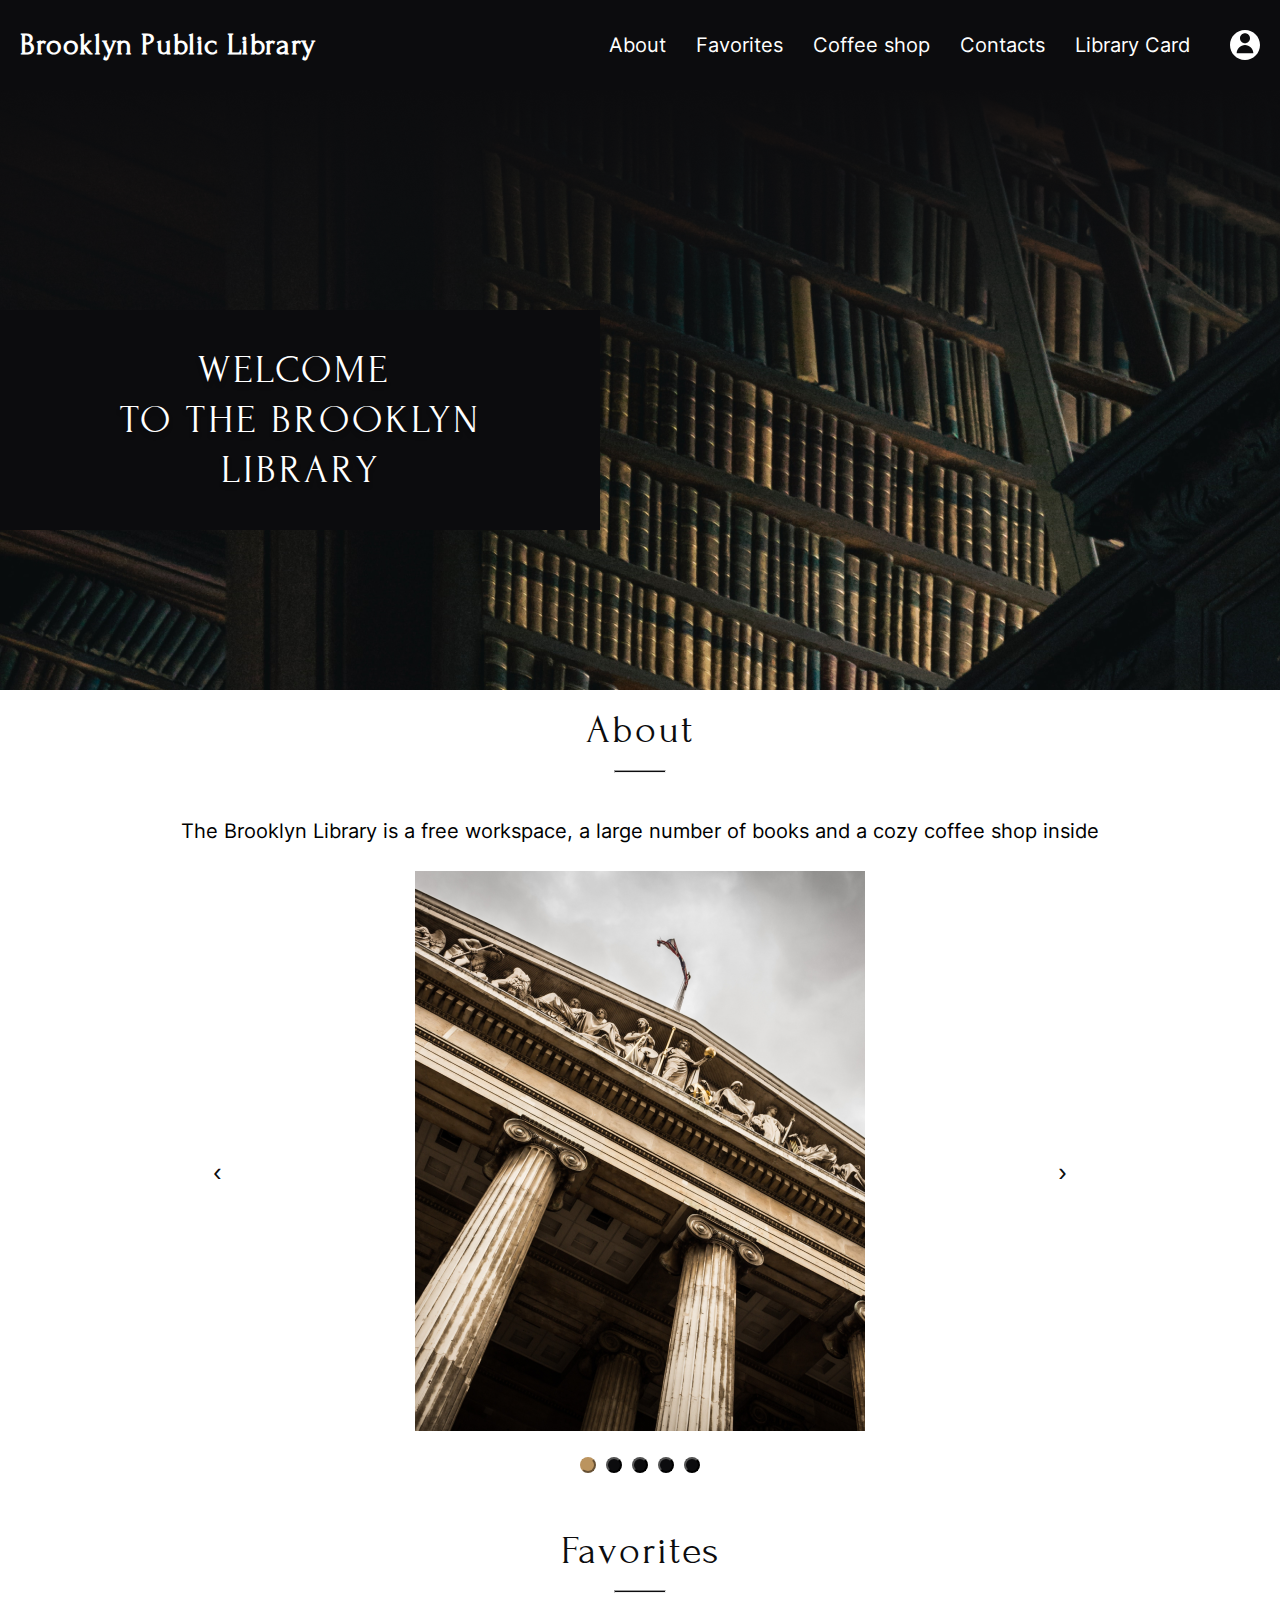
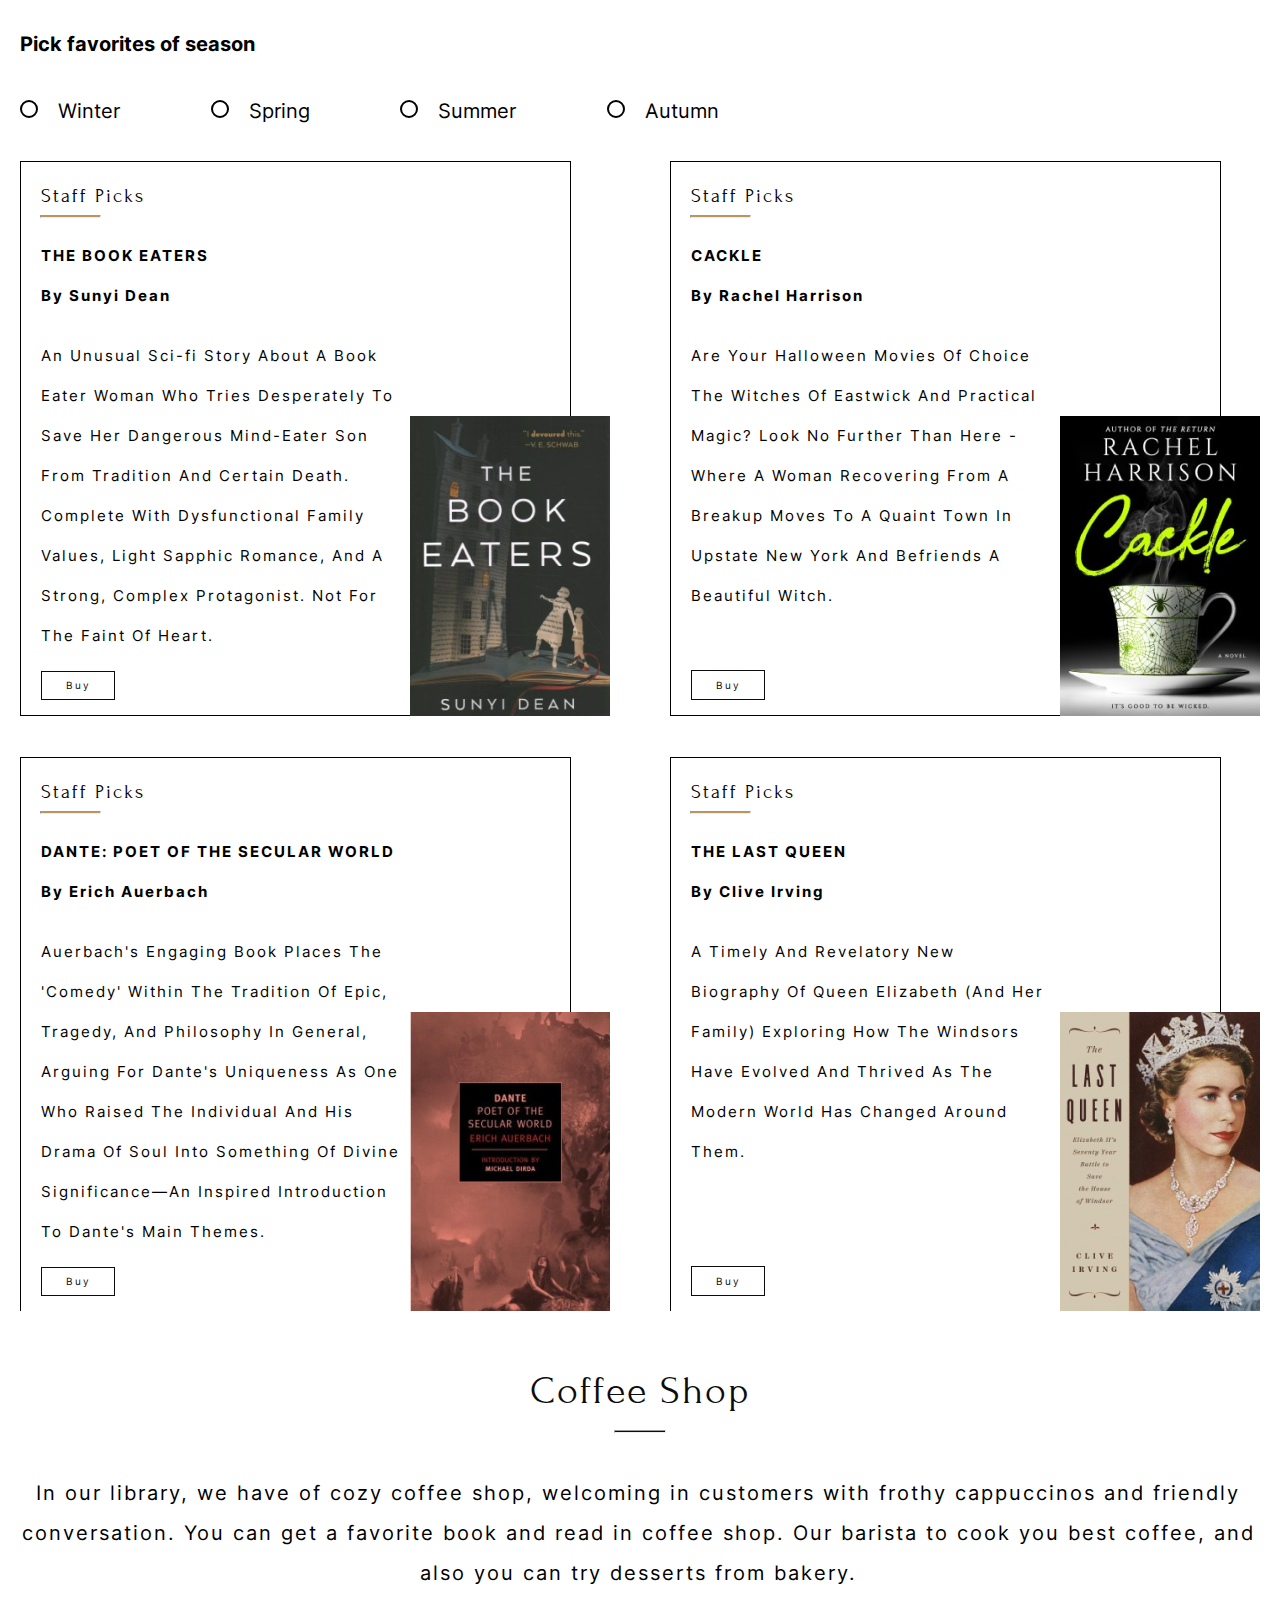
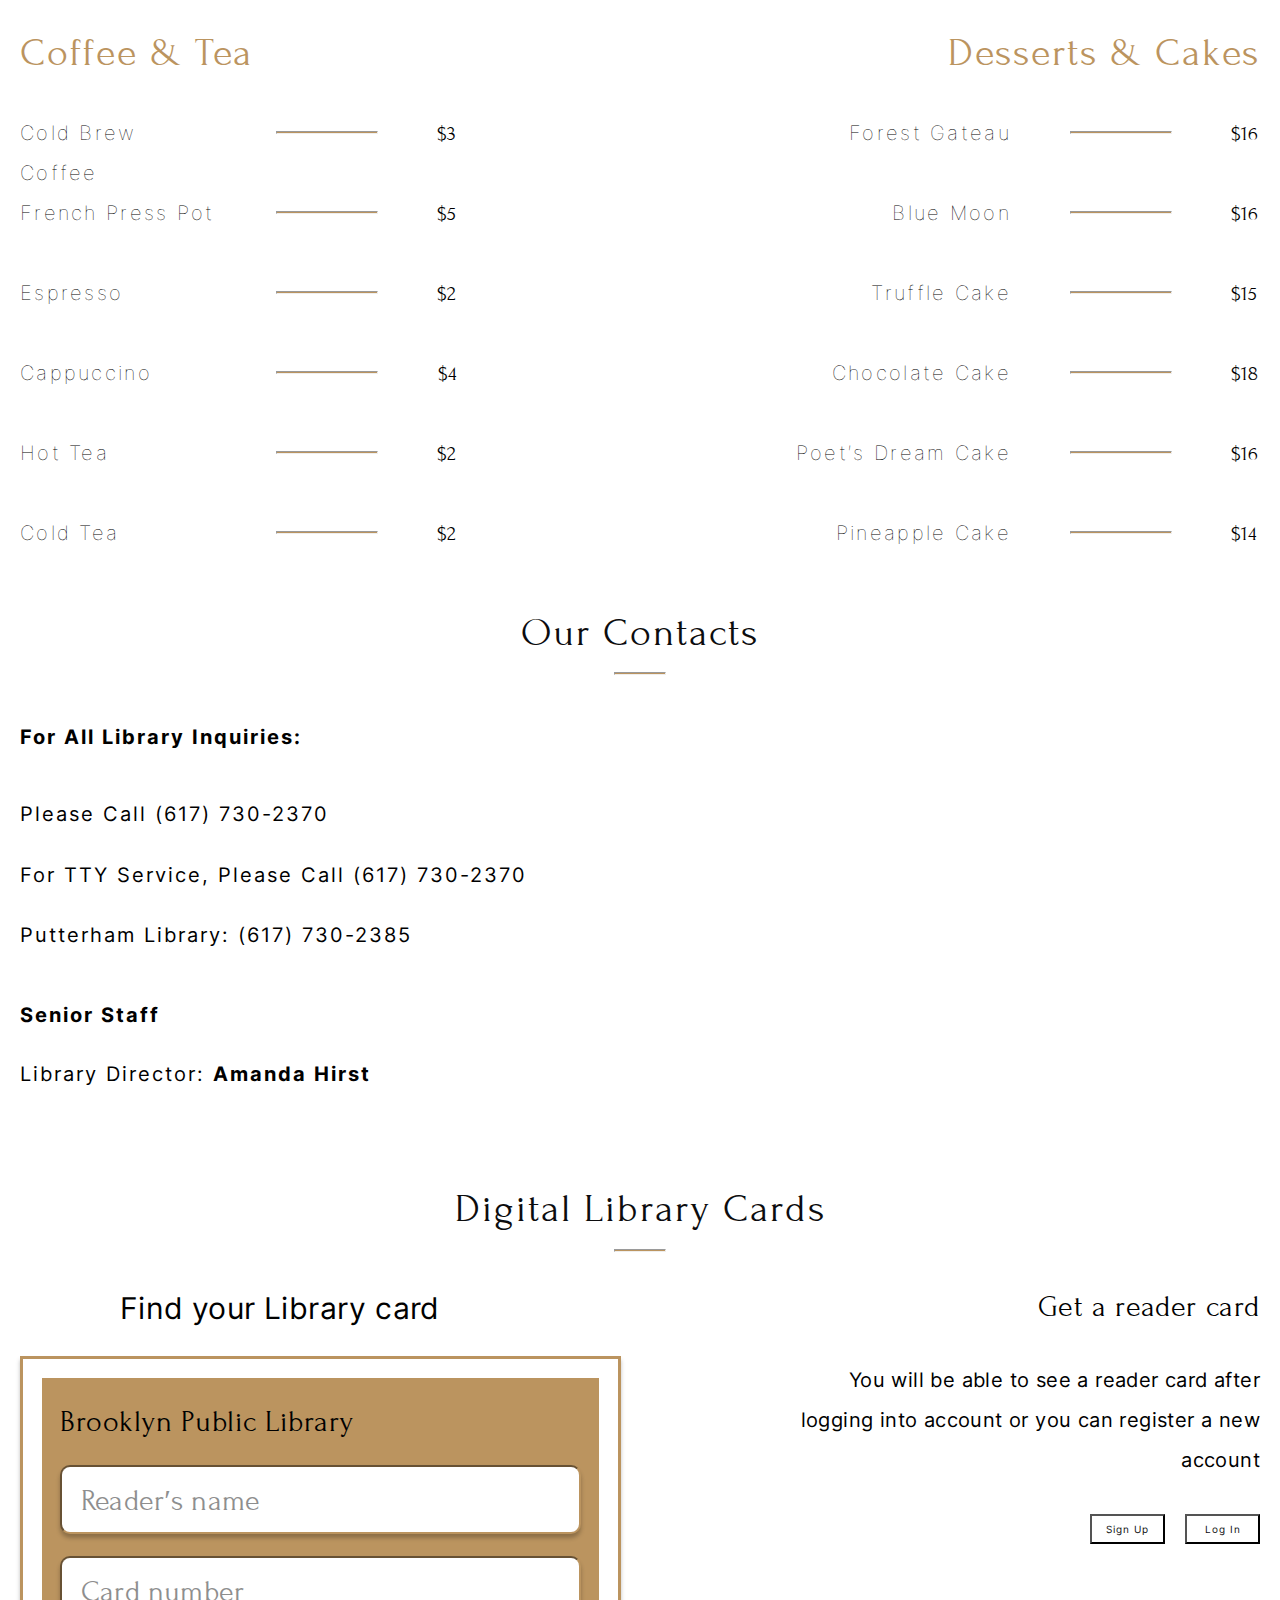
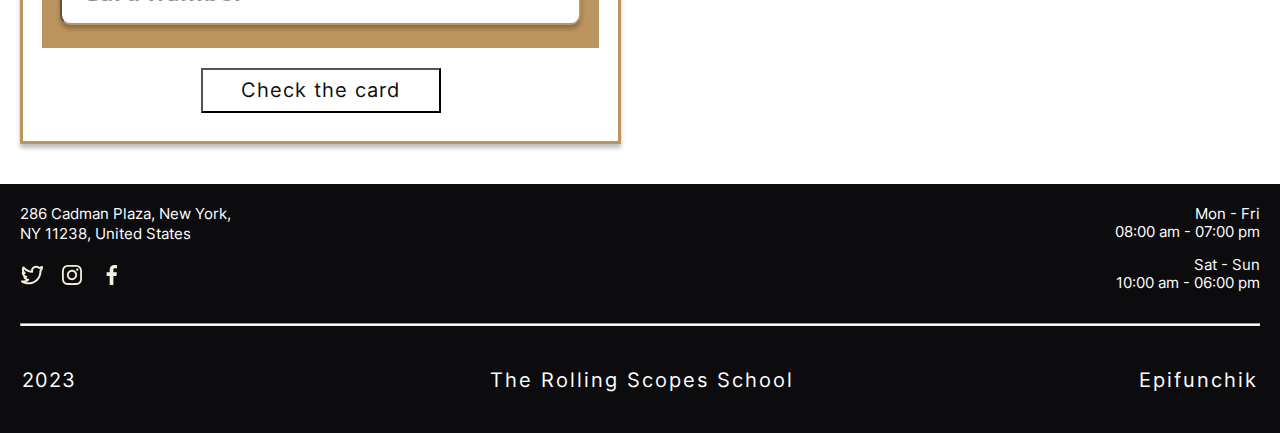
<file: library/index.html>
<!DOCTYPE html>
<html lang="en">
<head>
    <meta charset="UTF-8">
    <meta name="viewport" content="width=device-width, initial-scale=1.0">
    <link rel="icon" href="../library/assets/svg/apple-touch-icon.svg">
    <link href="style.css" rel="stylesheet" type="text/css">
    <title>Library</title>
</head>
<body>
    <div class="body-wrapper">
    <header class="header">
        <div class="header-container">
            <h1>Brooklyn Public Library</h1>
            <div class="nav-menu">
                <div class="nav-menu-container">
                    <div class="burger">
                        <input id="menu-toggle" type="checkbox">
                        <label class="menu-btn" for="menu-toggle">
                            <a href="#">
                                <span></span>
                            </a>
                        </label>
                    </div>
                    <nav class="nav">
                        <ul class="nav-menu-sections">
                            <li><a class="nav-menu-link" href="#about">About</a></li>
                            <li><a class="nav-menu-link" href="#favotites">Favorites</a></li>
                            <li><a class="nav-menu-link" href="#coffee-shop">Coffee shop</a></li>
                            <li><a class="nav-menu-link" href="#our-contacts">Contacts</a></li>
                            <li><a class="nav-menu-link" href="#library-card">Library Card</a></li>
                        </ul>
                    </nav>
                </div>
                <div class="profile">
                    <img class="profile-icon" src="../library/assets/svg/icon_profile.svg" alt="profile-icon">
                    <div class="login-menu">
                        <p class="login-profile-title">Profile</p>
                        <hr class="login-line">
                        <p class="login-profile-text">Log In</p>
                        <p class="login-profile-text">Register</p>
                    </div>
                    <div class="profile-menu">
                        <p class="profile-title">Profile</p>
                        <hr class="profile-line">
                        <p class="profile-text">My profile</p>
                        <p class="profile-text">Log Out</p>
                    </div>
                    <div class="login">
                        <p class="login-title">LOGIN</p>
                        <img class="login-close" src="../library/assets/png/close_btn.png" alt="close-btn">
                        <p class="login-info-enter">E-mail or readers card</p>
                        <input type="email" class="login-info-enter-field" name="login name" maxlength="30" minlength="8">
                        <p class="login-info-enter">Password</p>
                        <input type="text" class="login-info-enter-field" name="login password" minlength="8" maxlength="30">
                        <button class="login-btn">Log In</button>
                        <p class="login-bottom-text">Don't have an account?&nbsp;&nbsp;&nbsp;&nbsp;<a class="login-register-link">Register</a></p>
                    </div>
                    <div class="register">
                        <p class="register-title">REGISTER</p>
                        <img class="login-close" src="../library/assets/png/close_btn.png" alt="close-btn">
                        <p class="register-info-enter">First name</p>
                        <input type="text" class="register-info-enter-field" name="register first name" minlength="1" maxlength="30">
                        <p class="register-info-enter">Last name</p>
                        <input type="text" class="register-info-enter-field" name="register last name" minlength="1" maxlength="30">
                        <p class="register-info-enter">E-mail</p>
                        <input type="text" class="register-info-enter-field" name="register e-mail" minlength="8" maxlength="30">
                        <p class="register-info-enter">Password</p>
                        <input type="email" class="register-info-enter-field" name="register password" minlength="8" maxlength="30">
                        <button class="register-btn">Sign Up</button>
                        <p class="register-bottom-text">Already have an account?&nbsp;&nbsp;&nbsp;&nbsp;<a class="login-register-link">Login</a></p>
                    </div>
                </div>
            </div>
        </div>
    </header>
    <main>
        <section class="welcome">
            <div class="welcome-container">
            <div class="welcome-block">
                <h3>WELCOME&nbsp;<br>TO THE BROOKLYN<br>LIBRARY</h3>
            </div>
            </div>
        </section>
        <section class="about" id="about">
            <h2>About</h2>
            <hr class="about-line">
            <p class="about-paragraf">The Brooklyn Library is a free workspace, a large number of books and a cozy coffee shop inside</p>
            <div class="about-img-btn-wrapper">
                <button class="about-arrow prev">&lsaquo;</button>
                <div class="about-slider-img">
                    <div class="about-img-container">
                        <img class="about-img" src="../library/assets/png/image-5.png" alt="image-5">
                        <img class="about-img" src="../library/assets/png/image-1.png" alt="image-1">
                        <img class="about-img" src="../library/assets/png/image-2.png" alt="image-2">
                        <img class="about-img" src="../library/assets/png/image-3.png" alt="image-3">
                        <img class="about-img" src="../library/assets/png/image-4.png" alt="image-4">
                    </div>
                </div>
                <button class="about-arrow next">&rsaquo;</button>
            </div>
            <div class="about-btn-container">
                <div class="about-btn-area none">
                    <button class="about-btn"></button>
                </div>
                <div class="about-btn-area">
                    <button class="about-btn"></button>
                </div>
                <div class="about-btn-area">
                    <button class="about-btn"></button>
                </div>
                <div class="about-btn-area">
                    <button class="about-btn"></button>
                </div>
                <div class="about-btn-area none">
                    <button class="about-btn"></button>
                </div>
            </div>
        </section>
        <section class="favorite" id="favorites">
            <h2>Favorites</h2>
            <hr class="favorite-line">
            <h4 class="favorite-season-title">Pick favorites of season</h4>
            <div class="favorite-season-choice">
                <div class="favorite-season-choice-btn">
                    <input type="radio" class="season-checkbox" id="season-winter" name="season" value="winter">
                    <label for="season-winter">Winter</label>
                </div>
                <div class="favorite-season-choice-btn">
                    <input type="radio" class="season-checkbox" id="season-spring" name="season" value="spring">
                    <label for="season-spring">Spring</label>
                </div>
                <div class="favorite-season-choice-btn">
                    <input type="radio" class="season-checkbox" id="season-summer" name="season" value="summer">
                    <label for="season-summer">Summer</label>
                </div>
                <div class="favorite-season-choice-btn">
                    <input type="radio" class="season-checkbox" id="season-autumn" name="season" value="autumn">
                    <label for="season-autumn">Autumn</label>
                </div>
            </div>
            <div class="favorite-container">
                <div class="favorite-books-container">
                    <div class="favorite-book-block">
                        <p class="favorite-books-title">Staff Picks</p>
                        <hr class="favorite-books-title-line">
                        <h5 class="favorite-book-name">THE BOOK EATERS</h5>
                        <h5 class="favorite-book-name">By Sunyi Dean</h5>
                        <p class="favorite-book-description">An Unusual Sci-fi Story About A Book Eater Woman Who Tries Desperately To Save Her Dangerous Mind-Eater
                            Son From Tradition And Certain Death. Complete With Dysfunctional Family Values, Light Sapphic Romance, And A Strong, Complex Protagonist. 
                            Not For The Faint Of Heart.
                        </p>
                        <button class="favorite-book-btn-buy">Buy</button>
                    </div>
                    <img class="favorite-books-img" src="../library/assets/png/book.png" alt="book-winter">
                </div>
                <div class="favorite-books-container">
                    <div class="favorite-book-block">
                        <p class="favorite-books-title">Staff Picks</p>
                        <hr class="favorite-books-title-line">
                        <h5 class="favorite-book-name">CACKLE</h5>
                        <h5 class="favorite-book-name">By Rachel Harrison</h5>
                        <p class="favorite-book-description">Are Your Halloween Movies Of Choice The Witches Of Eastwick And Practical Magic? 
                            Look No Further Than Here - Where A Woman Recovering From A Breakup Moves To A Quaint Town In Upstate New York And Befriends A Beautiful Witch.
                        </p>
                        <button class="favorite-book-btn-buy">Buy</button>
                    </div>
                    <img class="favorite-books-img" src="../library/assets/png/book-1.png" alt="book-winter">
                </div>
                <div class="favorite-books-container">
                    <div class="favorite-book-block">
                        <p class="favorite-books-title">Staff Picks</p>
                        <hr class="favorite-books-title-line">
                        <h5 class="favorite-book-name">DANTE: POET OF THE SECULAR WORLD</h5>
                        <h5 class="favorite-book-name">By Erich Auerbach</h5>
                        <p class="favorite-book-description">Auerbach's Engaging Book Places The 'Comedy' Within The Tradition Of Epic, Tragedy,
                             And Philosophy In General, Arguing For Dante's Uniqueness As One Who Raised The Individual And His Drama Of Soul Into Something 
                             Of Divine Significance—An Inspired Introduction To Dante's Main Themes.
                        </p>
                        <button class="favorite-book-btn-buy">Buy</button>
                    </div>
                    <img class="favorite-books-img" src="../library/assets/png/book-2.png" alt="book-winter">
                </div>
                <div class="favorite-books-container">
                    <div class="favorite-book-block">
                        <p class="favorite-books-title">Staff Picks</p>
                        <hr class="favorite-books-title-line">
                        <h5 class="favorite-book-name">THE LAST QUEEN</h5>
                        <h5 class="favorite-book-name">By Clive Irving</h5>
                        <p class="favorite-book-description">A Timely And Revelatory New Biography Of Queen Elizabeth (And Her Family) 
                            Exploring How The Windsors Have Evolved And Thrived As The Modern World Has Changed Around Them.
                        </p>
                        <button class="favorite-book-btn-buy">Buy</button>
                    </div>
                    <img class="favorite-books-img" src="../library/assets/png/book-3.png" alt="book-winter">
                </div>
                <div class="favorite-books-container">
                    <div class="favorite-book-block">
                        <p class="favorite-books-title">Staff Picks</p>
                        <hr class="favorite-books-title-line">
                        <h5 class="favorite-book-name">The Body</h5>
                        <h5 class="favorite-book-name">By Stephen King</h5>
                        <p class="favorite-book-description">Powerful novel that takes you back to a nostalgic time, 
                            exploring both the beauty and danger and loss of innocence that is youth.
                        </p>
                        <button class="favorite-book-btn-buy">Buy</button>
                    </div>
                    <img class="favorite-books-img" src="../library/assets/png/book-4.png" alt="book-winter">
                </div>
                <div class="favorite-books-container">
                    <div class="favorite-book-block">
                        <p class="favorite-books-title">Staff Picks</p>
                        <hr class="favorite-books-title-line">
                        <h5 class="favorite-book-name">Carry: A Memoir of Survival on Stolen Land</h5>
                        <h5 class="favorite-book-name">By Toni Jenson</h5>
                        <p class="favorite-book-description">This memoir about the author's relationship with gun violence feels both expansive and intimate, 
                            resulting in a lyrical indictment of the way things are.
                        </p>
                        <button class="favorite-book-btn-buy">Buy</button>
                    </div>
                    <img class="favorite-books-img" src="../library/assets/png/book-5.png" alt="book-winter">
                </div>
                <div class="favorite-books-container">
                    <div class="favorite-book-block">
                        <p class="favorite-books-title">Staff Picks</p>
                        <hr class="favorite-books-title-line">
                        <h5 class="favorite-book-name">Days of Distraction</h5>
                        <h5 class="favorite-book-name">By Alexandra Chang</h5>
                        <p class="favorite-book-description">A sardonic view of Silicon Valley culture, a meditation on race, and a journal 
                            of displacement and belonging, all in one form-defying package of spare prose.
                        </p>
                        <button class="favorite-book-btn-buy">Buy</button>
                    </div>
                    <img class="favorite-books-img" src="../library/assets/png/book-6.png" alt="book-winter">
                </div>
                <div class="favorite-books-container">
                    <div class="favorite-book-block">
                        <p class="favorite-books-title">Staff Picks</p>
                        <hr class="favorite-books-title-line">
                        <h5 class="favorite-book-name">Dominicana</h5>
                        <h5 class="favorite-book-name">By Angie Cruz</h5>
                        <p class="favorite-book-description">A fascinating story of a teenage girl who marries a man twice her age with the promise 
                            to bring her to America. Her marriage is an opportunity for her family to eventually immigrate. 
                            For fans of Isabel Allende and Julia Alvarez.
                        </p>
                        <button class="favorite-book-btn-buy">Buy</button>
                    </div>
                    <img class="favorite-books-img" src="../library/assets/png/book-7.png" alt="book-winter">
                </div>
                <div class="favorite-books-container">
                    <div class="favorite-book-block">
                        <p class="favorite-books-title">Staff Picks</p>
                        <hr class="favorite-books-title-line">
                        <h5 class="favorite-book-name">Crude: A Memoir</h5>
                        <h5 class="favorite-book-name">By Pablo Fajardo & ​​Sophie Tardy-Joubert</h5>
                        <p class="favorite-book-description">Drawing and color by Damien Roudeau | This book illustrates the struggles of a group of 
                            indigenous Ecuadoreans as they try to sue the ChevronTexaco company for damage their oil fields did to the Amazon and her people
                        </p>
                        <button class="favorite-book-btn-buy">Buy</button>
                    </div>
                    <img class="favorite-books-img" src="../library/assets/png/book-8.png" alt="book-winter">
                </div>
                <div class="favorite-books-container">
                    <div class="favorite-book-block">
                        <p class="favorite-books-title">Staff Picks</p>
                        <hr class="favorite-books-title-line">
                        <h5 class="favorite-book-name">Let My People Go Surfing</h5>
                        <h5 class="favorite-book-name">By Yvon Chouinard</h5>
                        <p class="favorite-book-description">Chouinard—climber, businessman, environmentalist—shares tales of courage and persistence 
                            from his experience of founding and leading Patagonia, Inc. Full title: Let My People Go Surfing: The Education of a Reluctant 
                            Businessman, Including 10 More Years of Business Unusual.
                        </p>
                        <button class="favorite-book-btn-buy">Buy</button>
                    </div>
                    <img class="favorite-books-img" src="../library/assets/png/book-9.png" alt="book-winter">
                </div>
                <div class="favorite-books-container">
                    <div class="favorite-book-block">
                        <p class="favorite-books-title">Staff Picks</p>
                        <hr class="favorite-books-title-line">
                        <h5 class="favorite-book-name">The Octopus Museum: Poems</h5>
                        <h5 class="favorite-book-name">By Brenda Shaughnessy</h5>
                        <p class="favorite-book-description">This collection of bold and scathingly beautiful feminist poems imagines what comes 
                            after our current age of environmental destruction, racism, sexism, and divisive politics.
                        </p>
                        <button class="favorite-book-btn-buy">Buy</button>
                    </div>
                    <img class="favorite-books-img" src="../library/assets/png/book-10.png" alt="book-winter">
                </div>
                <div class="favorite-books-container">
                    <div class="favorite-book-block">
                        <p class="favorite-books-title">Staff Picks</p>
                        <hr class="favorite-books-title-line">
                        <h5 class="favorite-book-name">Shark Dialogues: A Novel</h5>
                        <h5 class="favorite-book-name">By Kiana Davenport</h5>
                        <p class="favorite-book-description">An epic saga of seven generations of one family encompasses the tumultuous history 
                            of Hawaii as a Hawaiian woman gathers her four granddaughters together in an erotic tale of villains and dreamers, 
                            queens and revolutionaries, lepers and healers.
                        </p>
                        <button class="favorite-book-btn-buy">Buy</button>
                    </div>
                    <img class="favorite-books-img" src="../library/assets/png/book-11.png" alt="book-winter">
                </div>
                <div class="favorite-books-container">
                    <div class="favorite-book-block">
                        <p class="favorite-books-title">Staff Picks</p>
                        <hr class="favorite-books-title-line">
                        <h5 class="favorite-book-name">Casual Conversation</h5>
                        <h5 class="favorite-book-name">By Renia White</h5>
                        <p class="favorite-book-description">White's impressive debut collection takes readers through and beyond the concepts 
                            of conversation and the casual - both what we say to each other and what we don't, examining the possibilities around 
                            how we construct and communicate identity. 
                        </p>
                        <button class="favorite-book-btn-buy">Buy</button>
                    </div>
                    <img class="favorite-books-img" src="../library/assets/png/book-12.png" alt="book-winter">
                </div>
                <div class="favorite-books-container">
                    <div class="favorite-book-block">
                        <p class="favorite-books-title">Staff Picks</p>
                        <hr class="favorite-books-title-line">
                        <h5 class="favorite-book-name">The Great Fire</h5>
                        <h5 class="favorite-book-name">By Lou Ureneck</h5>
                        <p class="favorite-book-description">The harrowing story of an ordinary American and a principled Naval officer who, 
                            horrified by the burning of Smyrna, led an extraordinary rescue effort that saved a quarter of a million refugees from the Armenian Genocide
                        </p>
                        <button class="favorite-book-btn-buy">Buy</button>
                    </div>
                    <img class="favorite-books-img" src="../library/assets/png/book-13.png" alt="book-winter">
                </div>
                <div class="favorite-books-container">
                    <div class="favorite-book-block">
                        <p class="favorite-books-title">Staff Picks</p>
                        <hr class="favorite-books-title-line">
                        <h5 class="favorite-book-name">Rickey: The Life and Legend</h5>
                        <h5 class="favorite-book-name">By Howard Bryant</h5>
                        <p class="favorite-book-description">With the fall rolling around, one can't help but think of baseball's 
                            postseason coming up! And what better way to prepare for it than reading the biography of one of the game's 
                            all-time greatest performers, the Man of Steal, Rickey Henderson?
                        </p>
                        <button class="favorite-book-btn-buy">Buy</button>
                    </div>
                    <img class="favorite-books-img" src="../library/assets/png/book-14.png" alt="book-winter">
                </div>
                <div class="favorite-books-container">
                    <div class="favorite-book-block">
                        <p class="favorite-books-title">Staff Picks</p>
                        <hr class="favorite-books-title-line">
                        <h5 class="favorite-book-name">Slug: And Other Stories</h5>
                        <h5 class="favorite-book-name">By Megan Milks</h5>
                        <p class="favorite-book-description">Exes Tegan and Sara find themselves chained together by hairballs of codependency. 
                            A father and child experience the shared trauma of giving birth to gods from their wounds.
                        </p>
                        <button class="favorite-book-btn-buy">Buy</button>
                    </div>
                    <img class="favorite-books-img" src="../library/assets/png/book-15.png" alt="book-winter">
                </div>
            </div>
        </section>
        <section class="coffee-shop" id="coffee-shop">
            <h2>Coffee Shop</h2>
            <hr class="shop-line">
            <p class="coffee-shop-description">In our library, we have of cozy coffee shop, welcoming in customers with frothy cappuccinos and friendly conversation.
                You can get a favorite book and read in coffee shop. Our barista to cook you best coffee, and also you can try desserts from bakery.</p>
                <div class="coffee-shop-menu">
                    <div class="coffee-shop-menu-left">
                        <h6 class="coffee-menu-title-left">Coffee &amp; Tea</h6>
                        <ul class="coffee-menu-list">
                            <li>
                                <ul class="coffee-menu-row-left">
                                    <li class="coffee-menu-elem1-left">Cold Brew Coffee</li>
                                    <li class="coffee-menu-elem2-left"><hr class="menu-line"></li>
                                    <li class="coffee-menu-elem3-left">&#36;3</li>
                                </ul>
                                <ul class="coffee-menu-row-left">
                                    <li class="coffee-menu-elem1-left">French Press Pot</li>
                                    <li class="coffee-menu-elem2-left"><hr class="menu-line"></li>
                                    <li class="coffee-menu-elem3-left">&#36;5</li>
                                </ul>
                                <ul class="coffee-menu-row-left">
                                    <li class="coffee-menu-elem1-left">Espresso</li>
                                    <li class="coffee-menu-elem2-left"><hr class="menu-line"></li>
                                    <li class="coffee-menu-elem3-left">&#36;2</li>
                                </ul>
                                <ul class="coffee-menu-row-left">
                                    <li class="coffee-menu-elem1-left">Cappuccino</li>
                                    <li class="coffee-menu-elem2-left"><hr class="menu-line"></li>
                                    <li class="coffee-menu-elem3-left">&#36;4</li>
                                </ul>
                                <ul class="coffee-menu-row-left">
                                    <li class="coffee-menu-elem1-left">Hot Tea</li>
                                    <li class="coffee-menu-elem2-left"><hr class="menu-line"></li>
                                    <li class="coffee-menu-elem3-left">&#36;2</li>
                                </ul>
                                <ul class="coffee-menu-row-left">
                                    <li class="coffee-menu-elem1-left">Cold Tea</li>
                                    <li class="coffee-menu-elem2-left"><hr class="menu-line"></li>
                                    <li class="coffee-menu-elem3-left">&#36;2</li>
                                </ul>
                            </li>
                        </ul>
                    </div>
                    <div class="coffee-shop-menu-right">
                        <h6 class="coffee-menu-title-right">Desserts &amp; Cakes</h6>
                        <ul class="coffee-menu-list">
                            <li>
                                <ul class="coffee-menu-row-right">
                                    <li class="coffee-menu-elem1-right">Forest Gateau</li>
                                    <li class="coffee-menu-elem2-right"><hr class="menu-line"></li>
                                    <li class="coffee-menu-elem3-right">&#36;16</li>
                                </ul>
                                <ul class="coffee-menu-row-right">
                                    <li class="coffee-menu-elem1-right">Blue Moon</li>
                                    <li class="coffee-menu-elem2-right"><hr class="menu-line"></li>
                                    <li class="coffee-menu-elem3-right">&#36;16</li>
                                </ul>
                                <ul class="coffee-menu-row-right">
                                    <li class="coffee-menu-elem1-right">Truffle Cake</li>
                                    <li class="coffee-menu-elem2-right"><hr class="menu-line"></li>
                                    <li class="coffee-menu-elem3-right">&#36;15</li>
                                </ul>
                                <ul class="coffee-menu-row-right">
                                    <li class="coffee-menu-elem1-right">Chocolate Cake</li>
                                    <li class="coffee-menu-elem2-right"><hr class="menu-line"></li>
                                    <li class="coffee-menu-elem3-right">&#36;18</li>
                                </ul>
                                <ul class="coffee-menu-row-right">
                                    <li class="coffee-menu-elem1-right">Poet&#8242;s Dream Cake</li>
                                    <li class="coffee-menu-elem2-right"><hr class="menu-line"></li>
                                    <li class="coffee-menu-elem3-right">&#36;16</li>
                                </ul>
                                <ul class="coffee-menu-row-right">
                                    <li class="coffee-menu-elem1-right">Pineapple Cake</li>
                                    <li class="coffee-menu-elem2-right"><hr class="menu-line"></li>
                                    <li class="coffee-menu-elem3-right">&#36;14</li>
                                </ul>
                            </li>
                        </ul>
                    </div>     
                </div>
        </section>
        <section class="contacts" id="our-contacts">
            <h2>Our Contacts</h2>
            <hr class="contacts-line">
            <div class="contacts-container">
                <div class="contacts-list">
                    <h5 class="contacts-title">For All Library Inquiries:</h5>
                    <p class="contacts-phone">Please Call <a class="phone-link" href="tel:+6177302370">(617) 730-2370</a></p>
                    <p class="contacts-phone">For TTY Service, Please Call <a class="phone-link" href="tel:+6177302370">(617) 730-2370</a></p>
                    <p class="contacts-phone">Putterham Library: <a class="phone-link" href="tel:+6177302385">(617) 730-2385</a></p>
                    <h5 class="contacts-title">Senior Staff</h5>
                    <p class="contacts-phone">Library Director: <a class="contacts-name" href="mailto:AmandaHirst@gmail.com">Amanda Hirst</a></p>
                </div>
                <div class="contacts-map">
                    <iframe class="map" src="https://www.google.com/maps/embed?pb=!1m18!1m12!1m3!1d3025.015977042437!2d-73.99387252391242!3d40.69564577139614!2m3!1f0!2f0!3f0!3m2!1i1024!2i768!4f13.1!3m3!1m2!1s0x89c25a49b649b8c3%3A0x6342a2291cea2e!2zMjg2IENhZG1hbiBQbGF6YSBXLCBCcm9va2x5biwgTlkgMTEyMDEsINCh0KjQkA!5e0!3m2!1sru!2sby!4v1690468353191!5m2!1sru!2sby" width="696" height="414" style="border:0;" allowfullscreen="" loading="lazy" referrerpolicy="no-referrer-when-downgrade"></iframe>
                </div>
            </div>
        </section>
        <section class="library-card" id="library-card">
            <h2>Digital Library Cards</h2>
            <hr class="card-line">
            <div class="card-container">
                <div class="card-find">
                    <h4 class="card-find-title">Find your Library card</h4>
                    <div class="card-find-block">
                        <div class="card-input-background">
                            <p class="card-input-title">Brooklyn Public Library</p>
                            <input class="card-input" type="text" name="reader name" maxlength="30" placeholder="Reader&#8242;s name">
                            <input class="card-input" type="text" name="card number" maxlength="30" placeholder="Card number">
                        </div>
                        <button class="card-check-btn">Check the card</button>
                    </div>
                </div>
            <div class="card-login">
                <h4 class="card-login-title">Get a reader card</h4>
                <p class="card-login-info">You will be able to see a reader card after logging into account or you can register a new account</p>
                <div class="card-login-btn">
                    <button class="card-enter">Sign Up</button>
                    <button class="card-enter">Log In</button>
                </div>

            </div>
            </div>
        </section>
    </main>
    <footer class="footer">
        <div class="footer-contact">
            <div class="footer-contact-adress">
                <a class="footer-adress-link" href="https://goo.gl/maps/oEzSzLrbDGAkYtMm6">
                    286 Cadman Plaza, New York,<br>NY 11238, United States
                </a>
                <div class="footer-contact-sns">
                    <a href="https://twitter.com/home"><img class="footer-sns-img" src="../library/assets/svg/u_twitter-alt.svg" alt="twitter-icon"></a>
                    <a href="https://www.instagram.com"><img class="footer-sns-img" src="../library/assets/svg/u_instagram.svg" alt="instagram-icon"></a>
                    <a href="https://www.facebook.com/epifunchik"><img class="footer-sns-img" src="../library/assets/svg/u_facebook-f.svg" alt="facebook-icon"></a>
                </div>
            </div>
            <div class="footer-adress-work">
                <p class="time-work">Mon - Fri<br>08:00 am - 07:00 pm</p>
                <p class="time-work">Sat - Sun<br>10:00 am - 06:00 pm</p>
            </div>
        </div>
        <hr class="footer-line">
        <div class="last-string">
            <p class="year">2023</p>
            <a class="last-string-link" href="https://rs.school/js-stage0/">The Rolling Scopes School</a>
            <a class="last-string-link" href="https://github.com/epifunchik">Epifunchik</a>
        </div>
    </footer>
    <script src="../library/index.js"></script>
</div>
</body>
</html>
</file>
<file: library/style.css>
@font-face {
    font-family: 'Forum';
    src: url("assets/fonts/Forum/Forum-Regular.ttf");
    font-style: normal;
    font-size: 16px;
   }

   @font-face {
    font-family: 'Inter';
    src: url("assets/fonts/Inter/Inter-VariableFont_slnt\,wght.ttf");
    font-style: normal;
    font-size: 16px;
   }

html{
    scroll-behavior: smooth;
}

body{
    box-sizing: border-box;
    margin: 0;
}
.body-wrapper{
    position: relative;
    width: 100%;
}

.body-wrapper.shadow{
    opacity: 80%;
    color: #0C0C0E;
}

h1{
    color: #ffffff;
    font-family: 'Forum';
    line-height: 50px;
    letter-spacing: 0.6px;
    font-size: 30px;
    margin-left: 20px;
}

a{
    color: #ffffff;
    font-family: 'Inter';
    line-height: 50px;
    font-size: 20px;
    text-decoration: none;
}

h2{
    color: #0C0C0E;
    font-family: 'Forum';
    font-size: 40px;
    line-height: 40px;
    letter-spacing: 2px;
    font-weight: 100;
    margin-top: 16px;
}

h6{
    color: #BB945F;
    font-family: 'Forum';
    font-size: 40px;
    line-height: 40px;
    letter-spacing: 2px;
    font-weight: 100;
}

p{
    font-family: 'Inter';
    line-height: 40px;
    font-size: 20px;
    color: #000000;
}

h4,
label{
    font-family: 'Inter';
    font-size: 20px;
}

hr{
    width: 50px;
    height: 1px;
    background-color: #0C0C0E;
}

h5{
    font-family: 'Inter';
    font-style: bold;
    font-size: 15px;
    line-height: 40px;
    letter-spacing: 2px;
}

li{
    list-style: none;
}

                     /*     HEADER      */

.header{
    background-color: #0C0C0E;
}

.header-container{
    max-width: 1440px;
    margin: auto;
    display: flex;
    justify-content: space-between;
    height: 90px;
}

.nav-menu{
    display: flex;
    margin-right: 20px;
    gap: 40px;
}

.nav-menu-sections{
    display: flex;
    gap: 30px;
    padding-top: 4px;
}
.nav-menu-container{
    height: 510px;
}

.nav-menu-link:hover{
    text-decoration: underline;
    text-underline-position: under;
    cursor: pointer;
    transition: all 5s;
}

.profile{
    display: flex;
    flex-direction: column;
    align-items: center;
    justify-content: center;
}
    /*                                drop-menu login */


.login-menu{
    background-color: #ffffff;
    position: fixed;
    top: 63px;
    right: 171px;
    width: 80px;
    height: 115px;
    text-align: center;
    display: none;
    transition: all 3s;
}

.login-menu.active{
    display: block;
    transition: all 3s;
}

.login-profile-title{
    font-weight: bold;
    font-size: 15px;
    color: #000000;
    margin-top: -4px;
}

.login-line{
    background-color: #BB945F;
    margin-top: -22px;
    width: 40px;
    height: 0.5px;
}

.login-profile-text{
    font-size: 15px;
    color: #000000;
    margin-top: 14px;
    line-height: 20px;
    margin-bottom: -3px;
}

.login-profile-text:hover{
    cursor: pointer;
    font-weight: bold;
    text-decoration: underline;
    text-underline-position: under;
}

   /*                                drop-menu profile */


.profile-menu{
    background-color: #ffffff;
    position: fixed;
    top: 63px;
    right: 171px;
    width: 80px;
    height: 115px;
    text-align: center;
    display: none;
}

.profile-title{
    font-weight: bold;
    font-size: 15px;
    color: #000000;
    margin-top: -4px;
}

.profile-line{
    background-color: #BB945F;
    margin-top: -22px;
    width: 40px;
    height: 0.5px;
}

.profile-text{
    font-size: 15px;
    color: #000000;
    margin-top: 14px;
    line-height: 20px;
    margin-bottom: -3px;
}

.profile-text:hover{
    cursor: pointer;
    font-weight: bold;
    text-decoration: underline;
    text-underline-position: under;
}


/*                                              LOGIN         */

.login{
    width: 250px;
    height: 262px;
    background-color: #ffffff;
    position: fixed;
    top: 60px;
    right: 170px;
    display: none;
}

.login.active{
    display: block;
}

.profile-icon{
    width: 30px;
}
.profile-icon:hover{
    cursor: pointer;
}

.login-title{
    margin-top: 20px;
    font-family: 'Forum';
    line-height: 20px;
    letter-spacing: 0.4px;
    text-align: center;
}

.login-close{
    top: 13px;
    right: 13px;
    position: absolute;
}

.login-close:hover{
    cursor: pointer;
}

.login-info-enter{
    line-height: 20px;
    font-size: 15px;
    letter-spacing: 0.3px;
    text-align: left;
    padding-left: 26px;
    margin-bottom: 10px;
    margin-top: 10px;
}
.login-info-enter-field{
    border-color: #BB945F;
    width: 195px;
    border-width: 1px;
    margin-left: 25px;
}

.login-info-enter-field:focus{
    color: #BB945F;
    border-color: #BB945F;
    outline: #bb945f;
    outline-style: auto;
}

.login-info-enter-field:invalid{
    color: #BB945F;
    border-color: #c6124b;
    outline: #c6124b;
    outline-style: auto;
}
.login-info-enter-field:valid{
    color: #BB945F;
    border-color: #BB945F;
    outline: #BB945F;
    outline-style: auto;
}

.login-btn{
    font-size: 10px;
    font-family: 'Inter';
    font-weight: bold;
    background-color: #ffffff;
    border-width: 1.5px;
    color: #0C0C0E;
    width: 75px;
    height: 30px;
    margin-left: 25px;
    margin-top: 20px;
    letter-spacing: 1px;
}
.login-btn:hover{
    cursor: pointer;
    background-color: #BB945F;
    border-color: #BB945F;
    transition: all 1s;
}

.login-bottom-text{
    font-size: 10px;
    margin-left: 25px;
    margin-top: -8px;
}

.login-register-link{
    font-size: 10px;
    color: #000000;
    font-family: 'Inter';
    text-decoration: underline;
    font-weight: bold;
    letter-spacing: 1px;
    text-underline-position: under;
}

.login-register-link:hover{
    cursor: pointer;
}

/*                                              REGISTER         */

.register{
    width: 250px;
    height: 382px;
    background-color: #ffffff;
    position: fixed;
    top: 60px;
    right: 0px;
    display: none;
}

.register.active{
    display: block;
}

.register-title{
    margin-top: 20px;
    font-family: 'Forum';
    line-height: 20px;
    letter-spacing: 0.4px;
    text-align: center;
}

.login-close{
    top: 13px;
    right: 13px;
    position: absolute;
}

.login-close:hover{
    cursor: pointer;
}

.register-info-enter{
    line-height: 20px;
    font-size: 15px;
    letter-spacing: 0.3px;
    text-align: left;
    padding-left: 26px;
    margin-bottom: 10px;
    margin-top: 10px;
}
.register-info-enter-field{
    border-color: #BB945F;
    width: 195px;
    border-width: 1px;
    margin-left: 25px;
}

.register-info-enter-field:focus{
    color: #BB945F;
    border-color: #BB945F;
    outline: #bb945f;
    outline-style: auto;
}

.register-info-enter-field:focus::placeholder{
    border-color: #BB945F;
}
.register-info-enter-field:focus::placeholder:invalid{
    border-color: red;
}

.register-btn{
    font-size: 10px;
    font-family: 'Inter';
    font-weight: bold;
    background-color: #ffffff;
    border-width: 1.5px;
    color: #0C0C0E;
    width: 75px;
    height: 30px;
    margin-left: 25px;
    margin-top: 20px;
    letter-spacing: 1px;
}
.register-btn:hover{
    cursor: pointer;
    background-color: #BB945F;
    border-color: #BB945F;
    transition: all 1s;
}

.register-bottom-text{
    font-size: 10px;
    margin-left: 25px;
    margin-top: -8px;
}

.register-login-link{
    font-size: 10px;
    color: #000000;
    font-family: 'Inter';
    text-decoration: underline;
    font-weight: bold;
    letter-spacing: 1px;
    text-underline-position: under;
}

.register-login-link:hover{
    cursor: pointer;
}



                                     /*   menu-burger    */


.burger{
    display: none;
}

#menu-toggle{
    display: block;
    opacity: 0;
}

.menu-btn{
    cursor: pointer;
    z-index: 1;
    opacity: 0;
    transition: all, 0.5s;
}

.menu-btn span{
    margin-top: 13px;
    transition: all 1s;
    right: 20px;
}

.menu-btn span,
.menu-btn span::before,
.menu-btn span::after{
    position: absolute;
    width: 45px;
    height: 2px;
    background-color: #ffffff; 
    transition: all, 0.5s;
}

.menu-btn span::after{
    content: '';
    top: 20px
 }
 .menu-btn span::before{
     content: '';
     top: 10px
  }




@media screen and (max-width: 1026px) {
    .nav-menu{
        flex-direction: row-reverse;
        margin-left: 20px;
        gap: 65px;
    }

    .nav-menu-sections{
        display: none;
    }

    .burger{
        display: flex;
        margin-top: 20px;
        height: 50px;
    }
    .menu-btn{
        opacity: 100%;
    }
    .nav-menu-link{
        display: block;
        padding-right: 40px;
    }
    .login-menu.active{
        right: 80px;
    }

    .login.active{
        right: 0px;
    }

    .register.active{
        right: 0;
    }
}

span.active{
    rotate: 45deg;
    transition: all, 0.5s;
    margin-top: 25px;
    z-index: 999;
    margin-right: -16px;
 }

 .menu-btn.active span::after{
    rotate: -90deg;
    margin-top: -19px;
    transition: all, 0.5s;
 }

 .menu-btn.active span::before{
    display: none;
 }

 .nav-menu.active{
    flex-direction: column-reverse;
    position: absolute;
    right: -10px;
    padding-top: 30px;
    align-items: center;
    gap: 0px;
    background-color: black;
    width: 312px;
 }
 
.burger.active{
    margin-top: -40px;
}

 .profile-icon.active{
    margin-left: 140px;
 }
 .nav-menu-sections.active{
    display: flex;
    flex-direction: column;
    justify-content: space-between;
    text-align: center;
    margin-top: 26px;
    opacity: 100%;
    transition: all, 1s;
}

.nav-menu-sections.hidden{
    overflow: hidden;
    margin-right: -500px;
    height: 0;
    transition: all, 1s;
    margin-top: -20px;
}


                              /*     WELCOME      */

.welcome{
    background: linear-gradient(#0C0C0E 0%, #0C0C0E40 50%, #ffffff 51%);
}

.welcome-container{
    display: flex;
    align-items: center;
    margin: auto;
    height: 600px;
    max-width: 1440px;
    background-image: url("../library/assets/png/Welcome.png");
    margin-bottom: 20px;
}
.welcome-block{
    background-color: #0C0C0E;
    width: 600px;
    margin-top: 60px;
    height: 220px;
}
h3{
    color: #ffffff;
    text-shadow: 0 4px 4px #00000040;
    font-family: 'Forum';
    font-size: 40px;
    line-height: 50px;
    letter-spacing: 3px;
    text-align: center;
    margin-top: 35px;
    font-weight: normal;
}

                     /*     ABOUT      */

.about{
    max-width: 1440px;
    margin: auto;
    text-align: center;
    margin-bottom: 20px;
}
.about-line{
    margin-top: -13px;
    margin-bottom: 38px;
}

.about-img-btn-wrapper{
    overflow: hidden;
}

.about-img-container{
    display: flex;
    flex-wrap: nowrap;
    justify-content: center;
    gap: 25px;
    position: relative;
    transition: all 2s;
}

.about-img{
    width: 450px;
}

.about-btn-container{
    height: 97px;
    display: flex;
    align-items: center;
    justify-content: center;

}

.about-btn{
    width: 16px;
    border-radius: 50%;
    height: 16px;
    background-color: #0C0C0E;
}

.about-btn:not([disabled]):hover{
    cursor: pointer;
    background-color: #BB945F;
    border-color: #BB945F;
    transition: all 1s;
}

.about-btn:disabled{
    background-color: #BB945F;
    border-color: #BB945F;
    cursor: default;
}

.about-btn-area{
    width: 26px;
    height: 26px;
    display: flex;
    align-items: center;
    justify-content: center;
}
.about-btn-area.none{
    display: none;
} 

.about-btn:not([disabled]):hover{
    cursor: pointer;
    transition: all 1s;
}

.about-btn:not([disabled]):hover .about-btn{
    cursor: pointer;
    background-color: #BB945F;
    border-color: #BB945F;
    transition: all 1s;
}

.about-arrow{
    display: none;
}

@media screen and (max-width: 1410px) {

    .about-img-btn-wrapper {
        margin-left: auto;
        margin-right: auto;
        display: grid;
        grid-template-columns: 1fr 450px 1fr;
    }

    .about-slider-img{
        width: 450px;
        overflow: hidden;
    }

    .about-img-container{
        justify-content: left;
        margin-left: auto;
        margin-right: auto;
    }

    .about-paragraf{
        margin-left: 30px;
        margin-right: 30px;
    }
    .about-btn-container {
        height: 68px;
        margin-bottom: 32px;
    }

    .about-arrow{
        display: block;
        border: none;
        background-color: transparent;
        margin-top: 43px;
        font-size: 25px;
        color: #0C0C0E;
    }
    .about-arrow.prev{
        padding-left: 26px;
    }

    .about-arrow.next{
        padding-right: 26px;
    }

    .about-arrow.not-active{
        color: #8E8E8E;
    }

  
    .about-btn-area.none{
        display: inherit;
    } 
}

                                 /*     FAVORITE      */

.favorite{
    max-width: 1440px;
    margin-left: auto;
    margin-right: auto;
    margin-bottom: 60px;
    text-align: center;
    position: relative;
}

.favorite-line{
    margin-top: -14px;
    margin-bottom: 39px;
}

.favorite-season-title{
    text-align: left;
    margin-left: 20px;
}

.favorite-season-choice{
    display: flex;
    margin-left: -2px;
    width: 721px;
    justify-content: space-between;
}

.favorite-season-choice-btn{
    display: flex;
    margin-top: 8px;
    margin-left: 1px;
    height: 40px;
    align-items: center;
}

.favorite-season-choice-btn:hover{
    cursor: pointer;
}

.season-checkbox{
    opacity: 0;
    z-index: -1;
}

.season-checkbox+label::before{
    content: '';
    border: 2px solid #000000;
    display: inline-block;
    width: 14px;
    height: 14px;
    border-radius: 50%;
    margin-right: 20px;
    background-repeat: no-repeat;
    background-position: center center;
    background-size: 50% 50%;
}

.season-checkbox:checked+label::before{
    content: '';
    border: 3.5px solid white;
    display: inline-block;
    width: 8px;
    height: 8px;
    border-radius: 50%;
    margin-right: 20px;
    box-shadow: 0 0 0 2px black;
    background-color: #000000;
    cursor: pointer;
}

.season-checkbox:checked+label{
    font-weight: bold;
}

.season-checkbox+label:hover{
    cursor: pointer;
}
.favorite-container{
    display: flex;
    justify-content: space-between;
    flex-wrap: wrap;
    margin-left: 20px;
    margin-right: 20px;
    margin-top: 30px;
    max-height: 1150px;
    overflow: hidden;
}

.favorite-books-container{
    display: flex;
    position: relative;
    width: 590px;
    margin-bottom: 41px;
    transition: all 3s;
}

.favorite-book-block{
    width: 529px;
    height: 553px;
    border: 1px solid black;
    justify-content: left;
    display: flex;
    flex-direction: column;
    padding-left: 20px;
    text-align: left;
}

.favorite-books-title{
    font-family: 'Forum';
    font-size: 20px;
    line-height: 40px;
    letter-spacing: 2px;
    margin-top: 14px;
}

.favorite-books-title-line{
    background-color:#BB945F;
    margin-left: -1px;
    margin-top: -21px;
    width: 59px;
}

.favorite-book-name{
    margin-bottom: -10px;
    margin-top: 10px;
}

.favorite-book-description{
    margin-top: 30px;
    letter-spacing: 2px;
    font-size: 15px;
    width: 359px;
    height: 335px;
}

.favorite-book-btn-buy{
    width: 74px;
    height: 31px;
    margin-bottom: 15px;
    font-family: 'Inter';
    font-size: 10px;
    color: #0C0C0E;
    border: 1px solid #0C0C0E;
    padding-left: 6px;
    letter-spacing: 2px;
    background-color: transparent;
}

.favorite-book-btn-buy.own{
    color: #BB945F;
    border: 1px solid #BB945F;
}

.favorite-book-btn-buy:hover{
    border: none;
    background-color: #BB945F;
    cursor: pointer;
    transition: all 1s;
}

.favorite-book-btn-buy.own:hover{
    cursor: default;
    border: 1px solid #BB945F;
    background-color: transparent;
}

.favorite-book-btn-buy.own:disabled{
    color: #BB945F;
    border: 1px solid #BB945F;
    cursor: default;
    background-color: transparent;
}

.favorite-books-img{
    position: absolute;
    bottom: 0;
    right: 0;
}

@media screen and (max-width: 1230px) {

    .favorite-container{
        margin-left: auto;
        margin-right: auto;
        max-height: 2360px;
        justify-content: center;
        margin-bottom: -20px;;
    }

    .favorite-season-choice{
        margin-top: -2px;
        position: sticky;
        top: 0;
        background-color: #ffffff;
        z-index: 99;
    }
}

@media screen and (max-width: 750px) {
    .favorite-season-choice{
        width: 100%;
    }
}


                     /*     COFFEE SHOP      */

.coffee-shop{
    margin: auto;
    max-width: 1440px;
    text-align: center;
}

.shop-line{
    margin-top: -14px;
}

.coffee-shop-description{
    letter-spacing: 2px;
    margin-left: 20px;
    margin-right: 24px;
    margin-top: 40px;
}

.coffee-shop-menu{
    display: flex;
    justify-content: space-between;
    margin-left: 20px;
    margin-right: 20px;
}

.coffee-menu-title-left{
    margin-top: 20px;
    margin-bottom: 20px;
    text-align: left;
}

.coffee-menu-row-left{
    padding-left: 0;
    display: grid;
    grid-template-columns: 200px 214px 22px;
}

.coffee-menu-list{
    padding-left: 0;
}

.coffee-menu-elem1-left{
    text-align: left;
    height: 40px;
    padding-bottom: 20px;
    padding-top: 20px;
    list-style-type: none;
    font-family: 'Inter';
    font-size: 20px;
    line-height: 40px;
    font-weight: 100;
    letter-spacing: 2.3px;
}

.coffee-menu-elem2-left{
    list-style-type: none;
}

.menu-line{
    width: 100px;
    background-color: #BB945F;
    margin-top: 38px;
}

.coffee-menu-elem3-left{
    font-family: 'Forum';
    text-align: end;
    list-style-type: none;
    font-size: 20px;
    padding-top: 29px;
}


.coffee-menu-title-right{
    margin-top: 20px;
    margin-bottom: 20px;
    text-align: right;
}

.coffee-menu-row-right{
    padding-left: 0;
    display: grid;
    grid-template-columns: 221px 220px 22px;
    padding-right: 7px;
}

.coffee-menu-list{
    padding-left: 0;
}

.coffee-menu-elem1-right{
    text-align: right;
    height: 40px;
    padding-bottom: 20px;
    padding-top: 20px;
    list-style-type: none;
    font-family: 'Inter';
    font-size: 20px;
    line-height: 40px;
    font-weight: 100;
    letter-spacing: 2.3px;
}

.coffee-menu-elem2-right{
    list-style-type: none;
}


.coffee-menu-elem3-right{
    font-family: 'Forum';
    text-align: end;
    list-style-type: none;
    font-size: 20px;
    padding-top: 29px;
}

@media screen and (max-width: 1024px) {
    .coffee-shop-menu {
        flex-direction: column;
    }
    .coffee-menu-row-right {
        justify-content: end;
    }

    .coffee-shop-description{
        margin-right: 15px;
        margin-left: 15px;
    }
    .coffee-shop-menu-right{
        margin-top: -15px;
    }
}

                     /*     CONTACTS      */

.contacts{
    margin-left: auto;
    margin-right: auto;
    max-width: 1440px;
    text-align: center;
    margin-top: 24px;
    margin-bottom: 58px;
}

.contacts-line{
    margin-top: -14px;
    background-color: #BB945F;
}

.contacts-container{
    display: grid;
    grid-template-columns: 1fr 1fr;
}


.contacts-list{
    text-align: left;
    padding-left: 20px;
    display: grid;
    grid-template-rows: 86px 61px 60px 71px 73px;
}

.contacts-title{
    font-size: 20px;
}

.contacts-phone{
    letter-spacing: 2px;
}
.phone-link{
    color: #000000;
}
.contacts-name{
    font-family: 'Inter';
    font-size: 20px;
    line-height: 40px;
    letter-spacing: 2px;
    font-weight: 700;
    color: #000000;
}

.contacts-map{
    margin-top: 30px;
}

@media screen and (max-width: 1236px) {
    .contacts{
        margin-top: 22px;
    }
    
    .contacts-container {
        display: flex;
        flex-direction: column;
    }

    .contacts-list{
        margin-bottom: 49px;
    }

}

@media screen and (max-width: 760px) {
    .map{
        width: 100%;
    }
}

                     /*     LIBRARY CARD      */

.library-card{
    margin-left: auto;
    margin-right: auto;
    max-width: 1440px;
    text-align: center;
}

.card-line{
    margin-top: -14px;
    background-color: #BB945F;
}

.card-container{
    display: grid;
    grid-template-columns: 1fr 1fr;
}
.card-find{
    text-align: left;
    margin-left: 20px;
}

.card-find-title{
    font-size: 30px;
    font-weight: 400;
    margin-top: 30px;
    padding-right: 100px;
    letter-spacing: 0.4px;
    text-align: center;
    margin-bottom: 30px;
}

.card-find-block{
    border: 3px solid #BB945F;
    width: 595px;
    height: 382px;
    box-shadow: 0 4px 4px #00000040;
    text-align: center;
}

.card-input-background{
    background-color: #BB945F;
    margin-left: 19px;
    margin-right: 19px;
    display: grid;
    grid-template-rows: 87px 91px 92px;
    margin-top: 19px;
    padding-left: 18px;
    padding-right: 18px;
}

.card-input-title{
    font-family: 'Forum';
    font-size: 30px;
    line-height: 50px;
    margin-top: 19px;
    letter-spacing: 0.5px;
    text-align: left;
}

.card-input{
    box-shadow:  0 4px 4px #00000040;
    border-radius: 10px;
    height: 60px;
    border-color: #BB945F;
    margin-bottom: 8px;
    padding-left: 19px;
    text-align: left;
    padding-top: 4px;
    letter-spacing: 0.2px;
    color: #BB945F;
    font-family: 'Forum';
    font-size: 30px;
    line-height: 50px;
    outline: none;
}
.card-input::placeholder{
    color: #8E8E8E;
    font-family: 'Forum';
    font-size: 30px;
    line-height: 50px;
}

.card-input:focus::placeholder{
    color: transparent;
    text-shadow: none;
    border-color: #BB945F;
}

.card-input:focus{
    color: #BB945F;
    border-color: #BB945F;
}

.card-check-btn{
    font-family: 'Inter';
    font-size: 20px;
    letter-spacing: 1px;
    color: #0C0C0E;
    width: 240px;
    margin-top: 20px;
    height: 45px;
    background-color: transparent;
}

.card-check-btn:hover{
    cursor: pointer;
    border-color: #BB945F;
    background-color: #BB945F;
    transition: all 1s;
}

.card-login{
    text-align: end;
    margin-right: 20px;
    display: grid;
    grid-template-rows: 80px 174px 100px;
}

.card-login-title{
    font-family: 'Forum';
    font-weight: 100;
    font-size: 30px;
    margin-top: 30px;
    letter-spacing: 0.6px;
}

.card-login-info{
    width: 460px;
    justify-self: end;
    letter-spacing: 0.4px;
}

.card-login-btn{
    gap: 20px;
    display: flex;
    justify-content: end;
}

.card-enter{
    border-color: #000000;
    font-family: 'Inter';
    font-size: 10px;
    letter-spacing: 1px;
    color: #0C0C0E;
    width: 75px;
    height: 30px;
    background-color: transparent;
}

.card-enter:hover{
    cursor: pointer;
    border-color: #BB945F;
    background-color: #BB945F;
    transition: all 1s;
}
@media screen and (max-width: 1120px) {
    .card-container {
        display: flex;
        flex-direction: column;
        align-items: center;
    }    
    .card-login {
        text-align: center;
    }
    .card-login-btn {
        justify-content: center;
    }

    .card-find{
        margin-left: 0px;
    }

    .card-find-title {
        padding-right: 0px;
    }

    .card-login{
        margin-top: 10px;
        margin-top: -10px;
        margin-right: 0;
        grid-template-rows: 82px 141px 29px;
    }
    .card-login-info{
        width: 600px;
    }
}

                     /*     FOOTER      */

.footer{
    max-width: 1440px;
    margin-left: auto;
    margin-right: auto;
    background-color: #0C0C0E;
    margin-top: 40px;
}

.footer-contact{
    display: grid;
    grid-template-columns: 1fr 1fr;
    margin-left: 20px;
}

.footer-contact-adress{
    display: flex;
    flex-direction: column;

}

.footer-adress-link{
    font-size: 15px;
    line-height: 20px;
    margin-top: 20px;
}

.footer-contact-sns{
    display: flex;
    gap: 16px;
    margin-top: 11px;

}

.footer-adress-work{
    text-align: end;
    margin-right: 20px;
    margin-top: 6px;
}

.time-work{
    color: #ffffff;
    font-size: 15px;
    line-height: 18px;
}

.footer-line{
    background-color: white;
    width: auto;
    margin-left: 20px;
    margin-right: 20px;
    margin-top: 16px;
}

.last-string{
    display: grid;
    grid-template-columns: 122px auto 119px;
    margin-left: 22px;
    margin-right: 22px;
    height: 106px;
    align-items: center;
    margin-top: -7px;
}

.year{
    color: #ffffff;
    letter-spacing: 1.1px;
}

.last-string-link{
    letter-spacing: 2px;
    text-align: center;
}
</file>
